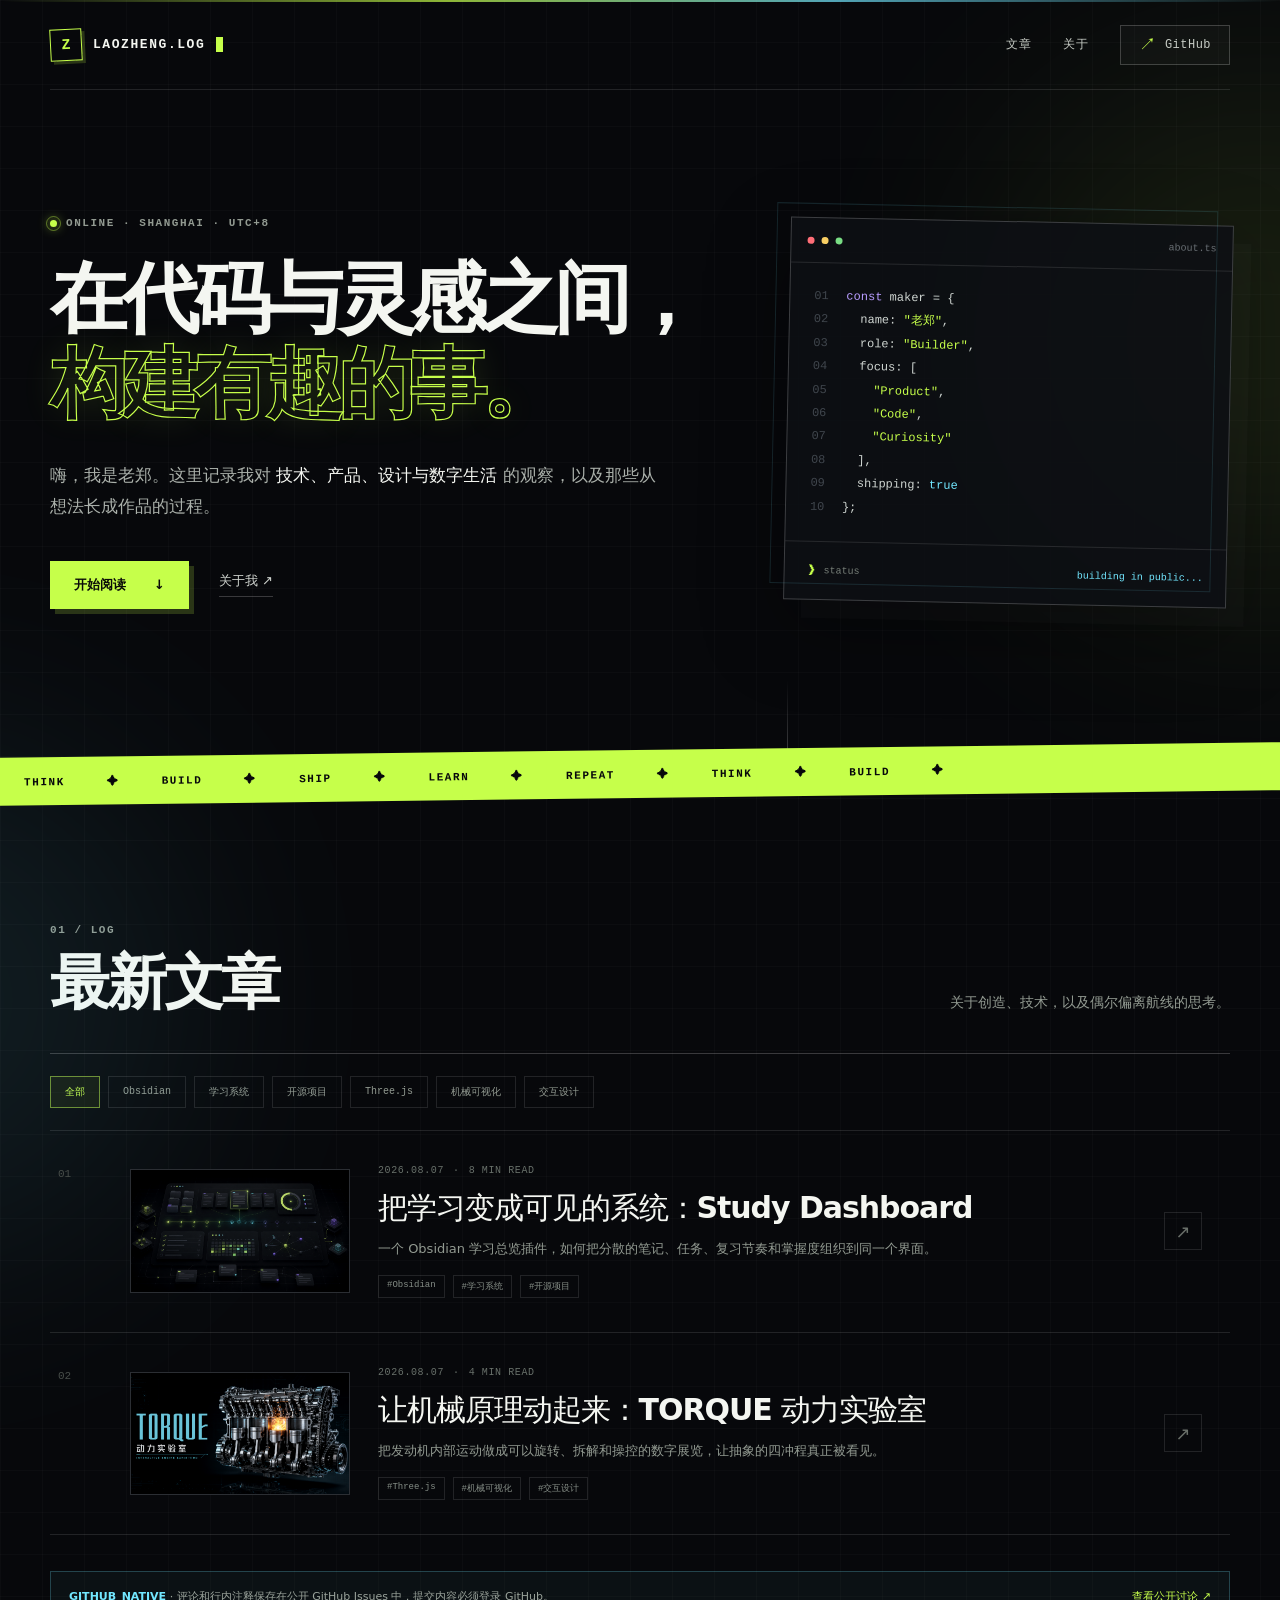
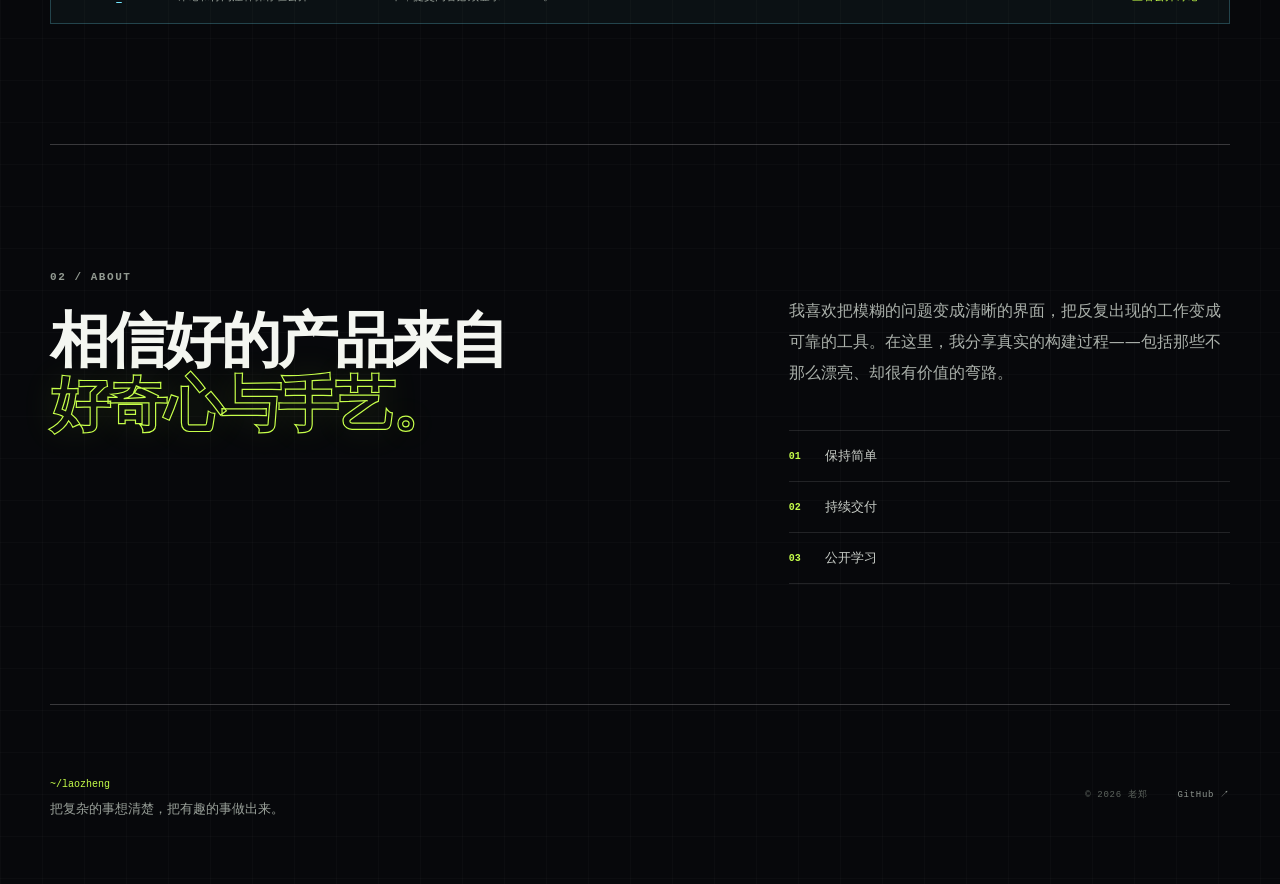
<file: index.html>
<!doctype html>
<html lang="zh-CN">
  <head>
    <meta charset="UTF-8" />
    <meta name="viewport" content="width=device-width, initial-scale=1" />
    <meta name="description" content="记录代码、产品与创造。保持好奇，持续构建。" />
    <meta property="og:title" content="老郑的个人博客" />
    <meta property="og:description" content="在代码与灵感之间，构建有趣的事。" />
    <meta property="og:image" content="https://laozheng1949.github.io/laozheng-log/og.png" />
    <meta name="twitter:card" content="summary_large_image" />
    <link rel="icon" href="./favicon.svg" />
    <link rel="stylesheet" href="./styles.css" />
    <title>老郑的个人博客</title>
  </head>
  <body>
    <div class="site-shell">
      <div class="ambient-orb orb-one"></div>
      <div class="ambient-orb orb-two"></div>
      <header class="site-header">
        <a class="brand" href="./" aria-label="返回博客首页">
          <span class="brand-mark" aria-hidden="true">Z</span>
          <span class="brand-name">LAOZHENG.LOG</span>
          <span class="brand-cursor" aria-hidden="true"></span>
        </a>
        <button class="menu-toggle" type="button" aria-label="打开导航" aria-expanded="false"><span></span><span></span></button>
        <nav class="site-nav">
          <a href="./#articles">文章</a>
          <a href="./#about">关于</a>
          <a class="studio-link" href="https://github.com/laozheng1949" target="_blank" rel="noreferrer"><span>↗</span> GitHub</a>
        </nav>
      </header>

      <main id="app"></main>

      <footer class="site-footer">
        <div><span class="footer-prompt">~/laozheng</span><p>把复杂的事想清楚，把有趣的事做出来。</p></div>
        <div class="footer-meta"><span>© 2026 老郑</span><a href="https://github.com/laozheng1949" target="_blank" rel="noreferrer">GitHub ↗</a></div>
      </footer>
    </div>

    <div class="annotation-drawer" id="annotationDrawer" aria-hidden="true">
      <section class="annotation-panel" role="dialog" aria-modal="true" aria-labelledby="annotationTitle">
        <header class="annotation-panel-header"><span id="annotationTitle">INLINE_ANNOTATIONS</span><button type="button" id="closeAnnotation">关闭 ×</button></header>
        <p class="annotation-context" id="annotationContext"></p>
        <div class="annotation-list" id="annotationList"></div>
        <div class="annotation-actions"><small>注释保存在公开 GitHub Issue 中。阅读无需登录，添加或回复必须登录 GitHub。</small><a id="newAnnotation" href="#" target="_blank" rel="noreferrer">登录 GitHub 添加注释 ↗</a></div>
      </section>
    </div>

    <script src="./app.js" defer></script>
  </body>
</html>
</file>
<file: styles.css>
:root {
  --font-geist-sans: Inter, ui-sans-serif, system-ui, -apple-system, BlinkMacSystemFont, "Segoe UI", sans-serif;
  --font-geist-mono: "SFMono-Regular", Consolas, "Liberation Mono", monospace;
  --ink: #07080b;
  --ink-soft: #0d0f14;
  --panel: #11141a;
  --line: rgba(255, 255, 255, 0.11);
  --line-strong: rgba(255, 255, 255, 0.2);
  --text: #f4f6f1;
  --muted: #929a91;
  --acid: #c6ff4a;
  --cyan: #72e7ff;
  --purple: #b89cff;
  --danger: #ff6d77;
}

/* GitHub Pages edition */
.github-auth-note {
  display: flex;
  align-items: center;
  justify-content: space-between;
  gap: 20px;
  margin: 36px 0 0;
  padding: 16px 18px;
  border: 1px solid rgba(114, 231, 255, 0.24);
  color: #9aa39b;
  background: rgba(114, 231, 255, 0.035);
  font-size: 11px;
  line-height: 1.7;
}

.github-auth-note strong { color: var(--cyan); }
.github-auth-note a { color: var(--acid); white-space: nowrap; }

.article-body-static { padding-top: 44px; }
.article-body-static h2 {
  margin: 64px 0 20px;
  color: var(--text);
  font-size: clamp(26px, 4vw, 38px);
  letter-spacing: -0.04em;
}
.article-body-static p,
.article-body-static li,
.article-body-static blockquote {
  color: #b6bdb6;
  font-size: 16px;
  line-height: 2;
}
.article-body-static ul { padding-left: 24px; }
.article-body-static a { color: var(--acid); border-bottom: 1px solid rgba(198, 255, 74, 0.38); }
.article-body-static pre {
  overflow-x: auto;
  margin: 26px 0;
  padding: 20px 22px;
  border: 1px solid var(--line-strong);
  border-left: 3px solid var(--cyan);
  background: rgba(9, 12, 16, 0.9);
  color: #d8f7e7;
  font-family: var(--font-geist-mono), monospace;
  font-size: 13px;
  line-height: 1.8;
  white-space: pre;
}
.article-body-static code { font-family: inherit; }
.article-body-static blockquote {
  margin: 28px 0;
  padding: 20px 24px;
  border-left: 2px solid var(--acid);
  background: rgba(198, 255, 74, 0.035);
}

.annotation-block { position: relative; padding-right: 92px; }
.annotation-tools {
  position: absolute;
  top: 4px;
  right: 0;
}
.annotation-trigger {
  min-height: 30px;
  padding: 0 9px;
  border: 1px solid var(--line);
  color: #747c75;
  background: rgba(255,255,255,.018);
  font-family: var(--font-geist-mono);
  font-size: 8px;
  cursor: pointer;
}
.annotation-trigger:hover,
.annotation-trigger.has-notes { border-color: rgba(198,255,74,.5); color: var(--acid); }

.annotation-drawer {
  position: fixed;
  z-index: 100;
  display: none;
  inset: 0;
  align-items: center;
  justify-content: center;
  padding: 24px;
  background: rgba(2,3,5,.82);
  backdrop-filter: blur(8px);
}
.annotation-drawer.is-open { display: flex; }
.annotation-panel {
  width: min(620px, 100%);
  max-height: min(720px, calc(100vh - 48px));
  overflow-y: auto;
  border: 1px solid rgba(198,255,74,.36);
  background: #0d1014;
  box-shadow: 14px 14px 0 rgba(198,255,74,.07);
}
.annotation-panel-header {
  display: flex;
  align-items: center;
  justify-content: space-between;
  padding: 18px 20px;
  border-bottom: 1px solid var(--line);
}
.annotation-panel-header span { color: var(--acid); font-family: var(--font-geist-mono); font-size: 10px; }
.annotation-panel-header button { border: 0; color: var(--muted); background: transparent; cursor: pointer; }
.annotation-context { margin: 0; padding: 18px 20px; border-bottom: 1px solid var(--line); color: #818981; font-size: 12px; line-height: 1.75; }
.annotation-list { padding: 0 20px; }
.annotation-item { padding: 18px 0; border-bottom: 1px solid var(--line); }
.annotation-item header { display: flex; justify-content: space-between; gap: 18px; color: #626a63; font-family: var(--font-geist-mono); font-size: 9px; }
.annotation-item strong { color: var(--cyan); }
.annotation-item p { margin: 9px 0 0; color: #c6cbc5; font-size: 13px; line-height: 1.75; white-space: pre-wrap; }
.annotation-actions { display: flex; justify-content: space-between; gap: 14px; padding: 18px 20px; }
.annotation-actions a { padding: 10px 13px; border: 1px solid var(--acid); color: var(--ink); background: var(--acid); font-size: 10px; font-weight: 700; }
.annotation-actions small { max-width: 300px; color: #697069; line-height: 1.6; }

.github-discussion-link {
  display: inline-flex;
  align-items: center;
  min-height: 44px;
  margin-top: 10px;
  padding: 0 16px;
  border: 1px solid var(--acid);
  color: var(--ink);
  background: var(--acid);
  font-size: 11px;
  font-weight: 700;
}
.api-state { padding: 18px 0; color: #6f776f; font-family: var(--font-geist-mono); font-size: 9px; }
.comment-avatar img { width: 100%; height: 100%; object-fit: cover; }
.post-row[hidden] { display: none; }

@media (max-width: 720px) {
  .github-auth-note { align-items: flex-start; flex-direction: column; }
  .annotation-block { padding-right: 0; padding-bottom: 38px; }
  .annotation-tools { top: auto; right: auto; bottom: 4px; left: 0; }
  .annotation-actions { align-items: flex-start; flex-direction: column; }
  .post-row { grid-template-columns: 34px 1fr 38px; }
  .post-media { grid-column: 2 / 4; }
  .post-content { grid-column: 2 / 4; }
  .post-arrow { display: none; }
  .project-facts { grid-template-columns: 1fr; }
  .project-facts div { border-right: 0; border-bottom: 1px solid var(--line); }
  .project-facts div:last-child { border-bottom: 0; }
}

* {
  box-sizing: border-box;
}

html {
  scroll-behavior: smooth;
  background: var(--ink);
}

body {
  margin: 0;
  background: var(--ink);
  color: var(--text);
  font-family: var(--font-geist-sans), "PingFang SC", "Microsoft YaHei",
    sans-serif;
  -webkit-font-smoothing: antialiased;
}

::selection {
  color: var(--ink);
  background: var(--acid);
}

button,
input,
textarea {
  color: inherit;
  font: inherit;
}

a {
  color: inherit;
  text-decoration: none;
}

button,
a {
  -webkit-tap-highlight-color: transparent;
}

.site-shell {
  position: relative;
  min-height: 100vh;
  overflow: hidden;
  background:
    linear-gradient(rgba(255, 255, 255, 0.018) 1px, transparent 1px),
    linear-gradient(90deg, rgba(255, 255, 255, 0.018) 1px, transparent 1px),
    var(--ink);
  background-size: 42px 42px;
}

.site-shell::before {
  position: fixed;
  z-index: 20;
  top: 0;
  left: 0;
  width: 100%;
  height: 2px;
  content: "";
  background: linear-gradient(
    90deg,
    transparent,
    var(--acid) 35%,
    var(--cyan) 65%,
    transparent
  );
  opacity: 0.7;
}

.ambient-orb {
  position: absolute;
  width: 520px;
  height: 520px;
  border-radius: 50%;
  opacity: 0.09;
  filter: blur(120px);
  pointer-events: none;
}

.orb-one {
  top: 80px;
  right: -240px;
  background: var(--acid);
}

.orb-two {
  top: 740px;
  left: -340px;
  background: var(--cyan);
}

.site-header,
.hero,
.section,
.site-footer,
.studio-main,
.post-main {
  width: min(1180px, calc(100% - 48px));
  margin-inline: auto;
}

.site-header {
  position: relative;
  z-index: 10;
  display: flex;
  min-height: 90px;
  align-items: center;
  justify-content: space-between;
  border-bottom: 1px solid var(--line);
}

.brand {
  display: inline-flex;
  align-items: center;
  gap: 11px;
  font-family: var(--font-geist-mono), monospace;
}

.brand-mark {
  display: grid;
  width: 32px;
  height: 32px;
  place-items: center;
  border: 1px solid var(--acid);
  color: var(--acid);
  font-size: 15px;
  font-weight: 700;
  transform: rotate(-3deg);
  box-shadow: 3px 3px 0 rgba(198, 255, 74, 0.18);
}

.brand-name {
  font-size: 13px;
  font-weight: 650;
  letter-spacing: 0.12em;
}

.brand-cursor {
  width: 7px;
  height: 15px;
  background: var(--acid);
  animation: blink 1.1s steps(1) infinite;
}

.site-nav {
  display: flex;
  align-items: center;
  gap: 32px;
  color: #c6cbc4;
  font-family: var(--font-geist-mono), monospace;
  font-size: 12px;
  letter-spacing: 0.04em;
}

.site-nav > a {
  transition: color 180ms ease;
}

.site-nav > a:hover {
  color: var(--acid);
}

.studio-link {
  display: inline-flex;
  min-height: 40px;
  align-items: center;
  gap: 8px;
  padding: 0 18px;
  border: 1px solid var(--line-strong);
  background: rgba(255, 255, 255, 0.025);
  transition:
    border-color 180ms ease,
    transform 180ms ease !important;
}

.studio-link:hover {
  border-color: var(--acid);
  transform: translateY(-2px);
}

.studio-link span {
  color: var(--acid);
  font-size: 17px;
}

.menu-toggle {
  display: none;
  width: 42px;
  height: 42px;
  border: 1px solid var(--line);
  background: transparent;
}

.menu-toggle span {
  display: block;
  width: 18px;
  height: 1px;
  margin: 5px auto;
  background: var(--text);
}

.hero {
  position: relative;
  display: grid;
  min-height: 660px;
  align-items: center;
  gap: 72px;
  grid-template-columns: minmax(0, 1.2fr) minmax(360px, 0.8fr);
  padding-block: 72px 86px;
}

.hero::after {
  position: absolute;
  right: 37.5%;
  bottom: 0;
  width: 1px;
  height: 70px;
  content: "";
  background: linear-gradient(transparent, var(--line-strong));
}

.eyebrow,
.section-index {
  color: var(--muted);
  font-family: var(--font-geist-mono), monospace;
  font-size: 11px;
  font-weight: 550;
  letter-spacing: 0.14em;
}

.eyebrow {
  display: flex;
  align-items: center;
  gap: 9px;
  margin-bottom: 28px;
}

.status-dot {
  position: relative;
  display: inline-block;
  width: 7px;
  height: 7px;
  border-radius: 50%;
  background: var(--acid);
  box-shadow: 0 0 12px var(--acid);
}

.status-dot::after {
  position: absolute;
  inset: -4px;
  border: 1px solid rgba(198, 255, 74, 0.4);
  border-radius: inherit;
  content: "";
  animation: pulse 1.8s ease-out infinite;
}

.hero h1 {
  max-width: 740px;
  margin: 0;
  font-size: clamp(49px, 6vw, 80px);
  font-weight: 720;
  letter-spacing: -0.065em;
  line-height: 1.1;
}

.hero h1 span,
.about h2 span,
.studio-hero h1 span {
  color: transparent;
  -webkit-text-stroke: 1.2px var(--acid);
  text-shadow: 0 0 36px rgba(198, 255, 74, 0.12);
}

.hero-intro {
  max-width: 620px;
  margin: 34px 0 0;
  color: #aab0aa;
  font-size: 17px;
  line-height: 1.85;
}

.hero-intro em {
  color: var(--text);
  font-style: normal;
}

.hero-actions {
  display: flex;
  align-items: center;
  gap: 30px;
  margin-top: 38px;
}

.button {
  display: inline-flex;
  min-height: 48px;
  align-items: center;
  justify-content: center;
  gap: 28px;
  padding: 0 24px;
  border: 0;
  font-size: 13px;
  font-weight: 700;
  cursor: pointer;
  transition:
    transform 180ms ease,
    box-shadow 180ms ease;
}

.button:hover:not(:disabled) {
  transform: translateY(-2px);
}

.button-primary {
  color: #0a0b08;
  background: var(--acid);
  box-shadow: 5px 5px 0 rgba(198, 255, 74, 0.18);
}

.button-primary:hover:not(:disabled) {
  box-shadow: 8px 8px 0 rgba(198, 255, 74, 0.16);
}

.button:disabled {
  cursor: wait;
  opacity: 0.6;
}

.text-link {
  padding-bottom: 6px;
  border-bottom: 1px solid var(--line-strong);
  color: #cfd3ce;
  font-size: 13px;
  transition:
    color 180ms ease,
    border-color 180ms ease;
}

.text-link:hover {
  border-color: var(--cyan);
  color: var(--cyan);
}

.code-card {
  position: relative;
  border: 1px solid var(--line-strong);
  background: rgba(13, 15, 20, 0.88);
  box-shadow:
    18px 18px 0 rgba(255, 255, 255, 0.015),
    0 28px 80px rgba(0, 0, 0, 0.36);
  transform: rotate(1.2deg);
  transition:
    transform 400ms cubic-bezier(0.16, 1, 0.3, 1),
    border-color 300ms ease;
}

.code-card:hover {
  border-color: rgba(198, 255, 74, 0.35);
  transform: rotate(0) translateY(-5px);
}

.code-card::before {
  position: absolute;
  z-index: -1;
  inset: -15px 15px 15px -15px;
  border: 1px solid rgba(114, 231, 255, 0.13);
  content: "";
}

.code-card-bar {
  display: flex;
  height: 45px;
  align-items: center;
  gap: 7px;
  padding: 0 16px;
  border-bottom: 1px solid var(--line);
}

.code-card-bar > span {
  width: 7px;
  height: 7px;
  border-radius: 50%;
  background: #3d4248;
}

.code-card-bar > span:first-child {
  background: #ff6e77;
}

.code-card-bar > span:nth-child(2) {
  background: #f8ce63;
}

.code-card-bar > span:nth-child(3) {
  background: #79dd84;
}

.code-card-bar small {
  margin-left: auto;
  color: #696f74;
  font-family: var(--font-geist-mono), monospace;
  font-size: 10px;
}

.code-body {
  padding: 22px 24px 0;
  font-family: var(--font-geist-mono), monospace;
  font-size: 12px;
  line-height: 1.95;
}

.code-body p {
  margin: 0;
  color: #cfd5d1;
  white-space: nowrap;
}

.code-body b {
  display: inline-block;
  width: 32px;
  color: #40464d;
  font-weight: 400;
  user-select: none;
}

.code-purple {
  color: var(--purple);
}

.code-green {
  color: var(--acid);
}

.code-blue {
  color: var(--cyan);
}

.terminal-line {
  display: flex;
  align-items: center;
  gap: 9px;
  margin: 22px -24px 0;
  padding: 15px 23px;
  border-top: 1px solid var(--line);
  color: #777f78;
  font-size: 10px;
}

.terminal-line > span {
  color: var(--acid);
  font-size: 14px;
}

.terminal-line i {
  margin-left: auto;
  color: var(--cyan);
  font-style: normal;
}

.signal-strip {
  display: flex;
  width: calc(100% + 20px);
  min-height: 48px;
  align-items: center;
  margin-left: -10px;
  overflow: hidden;
  color: var(--ink);
  background: var(--acid);
  font-family: var(--font-geist-mono), monospace;
  font-size: 11px;
  font-weight: 700;
  letter-spacing: 0.14em;
  transform: rotate(-0.7deg);
}

.signal-strip div {
  min-width: max-content;
  animation: marquee 28s linear infinite;
}

.signal-strip span {
  margin-inline: 34px;
}

.section {
  padding-block: 120px;
}

.section-heading {
  display: flex;
  align-items: end;
  justify-content: space-between;
  gap: 40px;
  padding-bottom: 38px;
  border-bottom: 1px solid var(--line-strong);
}

.section-heading h2,
.about h2 {
  margin: 13px 0 0;
  font-size: clamp(38px, 5vw, 60px);
  font-weight: 680;
  letter-spacing: -0.05em;
  line-height: 1.08;
}

.section-heading p {
  max-width: 380px;
  margin: 0;
  color: var(--muted);
  font-size: 14px;
  line-height: 1.7;
}

.tag-filter {
  display: flex;
  flex-wrap: wrap;
  gap: 8px;
  padding-block: 22px;
  border-bottom: 1px solid var(--line);
}

.tag-filter button {
  padding: 8px 14px;
  border: 1px solid var(--line);
  color: var(--muted);
  background: transparent;
  font-family: var(--font-geist-mono), monospace;
  font-size: 10px;
  cursor: pointer;
  transition:
    color 160ms ease,
    border-color 160ms ease,
    background 160ms ease;
}

.tag-filter button:hover,
.tag-filter button.is-active {
  border-color: rgba(198, 255, 74, 0.5);
  color: var(--acid);
  background: rgba(198, 255, 74, 0.06);
}

.post-row {
  position: relative;
  display: grid;
  align-items: center;
  gap: 28px;
  grid-template-columns: 44px minmax(150px, 220px) 1fr 48px;
  padding: 34px 18px 34px 8px;
  border-bottom: 1px solid var(--line);
  transition:
    padding 260ms ease,
    background 260ms ease;
}

.post-media {
  aspect-ratio: 16 / 9;
  overflow: hidden;
  border: 1px solid var(--line);
  background: var(--panel);
}

.post-media img {
  width: 100%;
  height: 100%;
  object-fit: cover;
  filter: saturate(0.86) contrast(1.04);
  transition: transform 300ms ease, filter 300ms ease;
}

.post-row:hover .post-media img {
  transform: scale(1.035);
  filter: saturate(1) contrast(1.08);
}

.post-row::before {
  position: absolute;
  inset: 0 auto 0 0;
  width: 2px;
  content: "";
  background: var(--acid);
  transform: scaleY(0);
  transition: transform 260ms ease;
}

.post-row:hover {
  padding-left: 22px;
  background: linear-gradient(
    90deg,
    rgba(198, 255, 74, 0.055),
    transparent 76%
  );
}

.post-row:hover::before {
  transform: scaleY(1);
}

.post-number {
  align-self: start;
  padding-top: 3px;
  color: #484e4a;
  font-family: var(--font-geist-mono), monospace;
  font-size: 11px;
}

.post-meta {
  display: flex;
  align-items: center;
  gap: 9px;
  color: #68706a;
  font-family: var(--font-geist-mono), monospace;
  font-size: 10px;
  letter-spacing: 0.06em;
}

.post-content h3 {
  margin: 12px 0 9px;
  font-size: clamp(21px, 2.5vw, 30px);
  font-weight: 590;
  letter-spacing: -0.035em;
  transition: color 180ms ease;
}

.post-row:hover h3 {
  color: var(--acid);
}

.post-content > p {
  max-width: 740px;
  margin: 0;
  color: var(--muted);
  font-size: 13px;
  line-height: 1.7;
}

.post-tags {
  display: flex;
  flex-wrap: wrap;
  gap: 8px;
  margin-top: 15px;
}

.post-tags span {
  padding: 4px 8px;
  border: 1px solid var(--line);
  color: #858d86;
  font-family: var(--font-geist-mono), monospace;
  font-size: 9px;
}

.post-arrow {
  display: grid;
  width: 38px;
  height: 38px;
  place-items: center;
  border: 1px solid var(--line);
  color: #696f69;
  font-size: 18px;
  transition:
    color 180ms ease,
    border-color 180ms ease,
    transform 180ms ease;
}

.post-row:hover .post-arrow {
  border-color: var(--acid);
  color: var(--acid);
  transform: rotate(8deg);
}

.post-skeleton {
  display: grid;
  gap: 14px;
  padding: 36px 80px;
  border-bottom: 1px solid var(--line);
}

.post-skeleton span {
  height: 10px;
  border-radius: 2px;
  background: linear-gradient(
    100deg,
    rgba(255, 255, 255, 0.035) 30%,
    rgba(255, 255, 255, 0.09) 50%,
    rgba(255, 255, 255, 0.035) 70%
  );
  background-size: 260% 100%;
  animation: shimmer 1.5s linear infinite;
}

.post-skeleton span:nth-child(1) {
  width: 18%;
}

.post-skeleton span:nth-child(2) {
  width: 58%;
  height: 24px;
}

.post-skeleton span:nth-child(3) {
  width: 78%;
}

.empty-state {
  padding: 72px 20px;
  border-bottom: 1px solid var(--line);
  text-align: center;
}

.empty-state > span {
  color: var(--muted);
  font-family: var(--font-geist-mono), monospace;
  font-size: 10px;
  letter-spacing: 0.14em;
}

.empty-state h3 {
  margin: 14px 0 24px;
  font-size: 24px;
  font-weight: 560;
}

.empty-state a,
.empty-state button {
  border: 0;
  border-bottom: 1px solid var(--acid);
  color: var(--acid);
  background: transparent;
  cursor: pointer;
}

.about {
  display: grid;
  gap: 90px;
  grid-template-columns: 1fr 0.68fr;
  border-top: 1px solid var(--line-strong);
}

.about h2 {
  margin-top: 24px;
}

.about-copy {
  padding-top: 30px;
}

.about-copy > p {
  margin: 0;
  color: #aab0aa;
  font-size: 16px;
  line-height: 1.95;
}

.principles {
  margin-top: 42px;
  border-top: 1px solid var(--line);
}

.principles div {
  display: flex;
  align-items: center;
  gap: 24px;
  padding: 16px 0;
  border-bottom: 1px solid var(--line);
}

.principles b {
  color: var(--acid);
  font-family: var(--font-geist-mono), monospace;
  font-size: 10px;
}

.principles span {
  color: #c8cdc7;
  font-size: 13px;
}

.site-footer {
  display: flex;
  min-height: 180px;
  align-items: center;
  justify-content: space-between;
  gap: 40px;
  border-top: 1px solid var(--line-strong);
}

.footer-prompt {
  color: var(--acid);
  font-family: var(--font-geist-mono), monospace;
  font-size: 10px;
}

.site-footer p {
  margin: 9px 0 0;
  color: #9aa19a;
  font-size: 13px;
}

.footer-meta {
  display: flex;
  align-items: center;
  gap: 30px;
  color: #5d645e;
  font-family: var(--font-geist-mono), monospace;
  font-size: 9px;
  letter-spacing: 0.08em;
}

.footer-meta a {
  color: #8d948e;
  transition: color 180ms ease;
}

.footer-meta a:hover {
  color: var(--acid);
}

/* Studio */
.studio-shell {
  background:
    radial-gradient(circle at 80% 10%, rgba(114, 231, 255, 0.055), transparent 30%),
    linear-gradient(rgba(255, 255, 255, 0.018) 1px, transparent 1px),
    linear-gradient(90deg, rgba(255, 255, 255, 0.018) 1px, transparent 1px),
    var(--ink);
  background-size: auto, 42px 42px, 42px 42px, auto;
}

.studio-main {
  padding: 72px 0 120px;
}

.studio-hero {
  display: flex;
  align-items: end;
  justify-content: space-between;
  gap: 40px;
  margin-bottom: 54px;
}

.studio-hero h1 {
  margin: 9px 0 0;
  font-size: clamp(52px, 7vw, 82px);
  font-weight: 720;
  letter-spacing: -0.07em;
  line-height: 1;
}

.studio-hero > p {
  margin: 0;
  color: var(--muted);
  font-size: 13px;
  line-height: 1.7;
  text-align: right;
}

.notice {
  display: flex;
  min-height: 48px;
  align-items: center;
  gap: 12px;
  margin: -28px 0 24px;
  padding: 0 16px;
  border: 1px solid rgba(198, 255, 74, 0.24);
  color: #c5ccc4;
  background: rgba(198, 255, 74, 0.045);
  font-size: 12px;
}

.notice > span {
  width: 7px;
  height: 7px;
  border-radius: 50%;
  background: var(--acid);
  box-shadow: 0 0 10px var(--acid);
}

.notice button {
  margin-left: auto;
  border: 0;
  color: var(--muted);
  background: transparent;
  cursor: pointer;
}

.studio-grid {
  display: grid;
  align-items: start;
  gap: 24px;
  grid-template-columns: minmax(0, 1.12fr) minmax(320px, 0.88fr);
}

.editor-panel,
.library-panel {
  border: 1px solid var(--line-strong);
  background: rgba(12, 14, 19, 0.82);
  box-shadow: 16px 16px 0 rgba(255, 255, 255, 0.012);
}

.panel-title {
  display: flex;
  height: 54px;
  align-items: center;
  justify-content: space-between;
  padding: 0 20px;
  border-bottom: 1px solid var(--line);
}

.panel-title > div {
  display: flex;
  align-items: center;
  gap: 10px;
}

.panel-title i {
  width: 7px;
  height: 7px;
  border-radius: 50%;
  background: var(--acid);
  box-shadow: 0 0 10px rgba(198, 255, 74, 0.6);
}

.panel-title span {
  font-size: 13px;
  font-weight: 620;
}

.panel-title small {
  color: #5f665f;
  font-family: var(--font-geist-mono), monospace;
  font-size: 9px;
  letter-spacing: 0.1em;
}

.editor-panel {
  padding-bottom: 24px;
}

.editor-panel label {
  position: relative;
  display: block;
  margin: 22px 24px 0;
}

.editor-panel label > span {
  display: flex;
  justify-content: space-between;
  margin-bottom: 9px;
  color: #a7aea7;
  font-size: 11px;
  font-weight: 620;
}

.editor-panel label > span em {
  color: #5e655f;
  font-family: var(--font-geist-mono), monospace;
  font-size: 9px;
  font-style: normal;
  font-weight: 400;
}

.editor-panel label > small {
  position: absolute;
  top: 4px;
  right: 0;
  color: #525953;
  font-family: var(--font-geist-mono), monospace;
  font-size: 8px;
}

.editor-panel input,
.editor-panel textarea {
  width: 100%;
  border: 1px solid var(--line);
  border-radius: 0;
  outline: none;
  color: #e7eae5;
  background: rgba(255, 255, 255, 0.018);
  font-size: 13px;
  transition:
    border-color 180ms ease,
    background 180ms ease;
}

.editor-panel input {
  height: 46px;
  padding: 0 14px;
}

.editor-panel textarea {
  padding: 13px 14px;
  line-height: 1.75;
  resize: vertical;
}

.editor-panel input:focus,
.editor-panel textarea:focus {
  border-color: rgba(198, 255, 74, 0.6);
  background: rgba(198, 255, 74, 0.025);
}

.editor-panel input::placeholder,
.editor-panel textarea::placeholder {
  color: #4d534e;
}

.content-field textarea {
  min-height: 280px;
  font-family: var(--font-geist-mono), monospace;
}

.editor-actions {
  display: flex;
  align-items: center;
  gap: 12px;
  margin: 24px 24px 0;
}

.editor-actions .button {
  min-width: 170px;
}

.ghost-button,
.danger-button {
  min-height: 44px;
  padding: 0 19px;
  border: 1px solid var(--line);
  color: #9ba29b;
  background: transparent;
  font-size: 12px;
  cursor: pointer;
  transition:
    color 180ms ease,
    border-color 180ms ease;
}

.ghost-button:hover {
  border-color: var(--line-strong);
  color: var(--text);
}

.danger-button {
  border-color: rgba(255, 109, 119, 0.4);
  color: #160708;
  background: var(--danger);
  font-weight: 650;
}

.library-panel {
  position: sticky;
  top: 24px;
  max-height: calc(100vh - 48px);
  overflow: hidden;
}

.library-list {
  max-height: calc(100vh - 103px);
  overflow-y: auto;
}

.library-list::-webkit-scrollbar {
  width: 4px;
}

.library-list::-webkit-scrollbar-thumb {
  background: #343a35;
}

.library-item {
  padding: 22px 22px 20px;
  border-bottom: 1px solid var(--line);
  transition: background 180ms ease;
}

.library-item:hover {
  background: rgba(255, 255, 255, 0.018);
}

.library-meta {
  display: flex;
  align-items: center;
  gap: 8px;
  color: #606760;
  font-family: var(--font-geist-mono), monospace;
  font-size: 9px;
}

.library-meta span {
  padding: 3px 6px;
  border: 1px solid var(--line);
}

.library-item h2 {
  margin: 11px 0 7px;
  font-size: 17px;
  font-weight: 590;
  letter-spacing: -0.02em;
}

.library-item > p {
  display: -webkit-box;
  overflow: hidden;
  margin: 0;
  color: #7e867f;
  font-size: 11px;
  line-height: 1.6;
  -webkit-box-orient: vertical;
  -webkit-line-clamp: 2;
}

.library-actions {
  display: flex;
  align-items: center;
  gap: 14px;
  margin-top: 15px;
}

.library-actions a,
.library-actions button {
  padding: 0;
  border: 0;
  color: #818981;
  background: transparent;
  font-family: var(--font-geist-mono), monospace;
  font-size: 9px;
  cursor: pointer;
}

.library-actions a:hover {
  color: var(--acid);
}

.library-actions button:hover {
  color: var(--danger);
}

.library-loading {
  padding: 40px 20px;
  color: var(--muted);
  font-size: 12px;
  text-align: center;
}

.dialog-backdrop {
  position: fixed;
  z-index: 50;
  display: grid;
  inset: 0;
  place-items: center;
  padding: 24px;
  background: rgba(2, 3, 5, 0.82);
  backdrop-filter: blur(8px);
}

.confirm-dialog {
  width: min(420px, 100%);
  padding: 34px;
  border: 1px solid var(--line-strong);
  background: #101218;
  box-shadow: 14px 14px 0 rgba(255, 109, 119, 0.08);
}

.dialog-icon {
  display: grid;
  width: 34px;
  height: 34px;
  place-items: center;
  border: 1px solid rgba(255, 109, 119, 0.5);
  color: var(--danger);
  font-family: var(--font-geist-mono), monospace;
}

.confirm-dialog h2 {
  margin: 20px 0 9px;
  font-size: 22px;
}

.confirm-dialog p {
  margin: 0;
  color: var(--muted);
  font-size: 13px;
  line-height: 1.7;
}

.confirm-dialog > div {
  display: flex;
  justify-content: flex-end;
  gap: 10px;
  margin-top: 28px;
}

/* Article */
.post-main {
  min-height: 70vh;
}

.article {
  width: min(760px, 100%);
  margin: 0 auto;
  padding: 76px 0 130px;
}

.back-link {
  display: inline-block;
  margin-bottom: 72px;
  color: #757d76;
  font-family: var(--font-geist-mono), monospace;
  font-size: 10px;
  transition: color 180ms ease;
}

.back-link:hover {
  color: var(--acid);
}

.article-header {
  position: relative;
  padding-bottom: 54px;
  border-bottom: 1px solid var(--line-strong);
}

.article-header::after {
  position: absolute;
  bottom: -2px;
  left: 0;
  width: 72px;
  height: 3px;
  content: "";
  background: var(--acid);
}

.article-kicker {
  display: flex;
  align-items: center;
  gap: 9px;
  color: #747b74;
  font-family: var(--font-geist-mono), monospace;
  font-size: 10px;
  letter-spacing: 0.06em;
}

.article-header h1 {
  margin: 24px 0 20px;
  font-size: clamp(42px, 7vw, 68px);
  font-weight: 700;
  letter-spacing: -0.06em;
  line-height: 1.12;
}

.article-header > p {
  margin: 0;
  color: #a2a9a2;
  font-size: 17px;
  line-height: 1.8;
}

.article-visual {
  margin: 52px 0 0;
}

.article-visual img {
  display: block;
  width: 100%;
  aspect-ratio: 16 / 9;
  object-fit: cover;
  border: 1px solid var(--line-strong);
  background: var(--panel);
  box-shadow: 18px 18px 0 rgba(255, 255, 255, 0.018);
}

.article-visual figcaption {
  margin-top: 13px;
  color: #687068;
  font-family: var(--font-geist-mono);
  font-size: 9px;
  line-height: 1.7;
}

.project-facts {
  display: grid;
  grid-template-columns: repeat(3, 1fr);
  margin-top: 34px;
  border: 1px solid var(--line);
}

.project-facts div {
  padding: 16px 18px;
  border-right: 1px solid var(--line);
}

.project-facts div:last-child {
  border-right: 0;
}

.project-facts small {
  display: block;
  color: #606860;
  font-family: var(--font-geist-mono);
  font-size: 8px;
  letter-spacing: 0.11em;
}

.project-facts strong {
  display: block;
  margin-top: 8px;
  color: var(--acid);
  font-family: var(--font-geist-mono);
  font-size: 13px;
  font-weight: 600;
}

.article-body {
  padding-top: 55px;
}

.article-body p {
  margin: 0 0 27px;
  color: #c0c6c0;
  font-size: 16px;
  line-height: 2;
  white-space: pre-line;
}

.article-body h2 {
  position: relative;
  margin: 64px 0 24px;
  padding-left: 20px;
  font-size: 28px;
  font-weight: 650;
  letter-spacing: -0.035em;
}

.article-body h2::before {
  position: absolute;
  top: 6px;
  bottom: 4px;
  left: 0;
  width: 3px;
  content: "";
  background: var(--acid);
  box-shadow: 0 0 12px rgba(198, 255, 74, 0.35);
}

.article-body blockquote {
  margin: 38px 0;
  padding: 22px 26px;
  border: 1px solid var(--line);
  border-left: 3px solid var(--cyan);
  color: #bfc7c0;
  background: rgba(114, 231, 255, 0.035);
  font-size: 16px;
  line-height: 1.8;
}

.sr-only {
  position: absolute;
  width: 1px;
  height: 1px;
  overflow: hidden;
  margin: -1px;
  padding: 0;
  border: 0;
  clip: rect(0, 0, 0, 0);
  white-space: nowrap;
}

/* Public annotations */
.annotation-system {
  margin-top: 36px;
}

.annotation-toolbar {
  display: flex;
  min-height: 66px;
  align-items: center;
  justify-content: space-between;
  gap: 24px;
  padding: 12px 14px;
  border: 1px solid var(--line);
  background: rgba(255, 255, 255, 0.018);
}

.annotation-toolbar > div:first-child {
  display: flex;
  align-items: center;
  gap: 12px;
}

.annotation-symbol {
  display: grid;
  width: 34px;
  height: 34px;
  flex: 0 0 auto;
  place-items: center;
  border: 1px dashed rgba(198, 255, 74, 0.5);
  color: var(--acid);
  font-size: 18px;
}

.annotation-toolbar p {
  margin: 0;
  color: #c1c7c0;
  font-size: 11px;
  line-height: 1.45;
}

.annotation-toolbar p small {
  display: block;
  margin-top: 3px;
  color: #656d66;
  font-family: var(--font-geist-mono), monospace;
  font-size: 8px;
}

.annotation-visibility {
  display: flex;
  flex: 0 0 auto;
  padding: 3px;
  border: 1px solid var(--line);
  background: #090b0e;
}

.annotation-visibility button {
  min-height: 30px;
  padding: 0 10px;
  border: 0;
  color: #656c66;
  background: transparent;
  font-family: var(--font-geist-mono), monospace;
  font-size: 8px;
  cursor: pointer;
}

.annotation-visibility button:hover {
  color: #c8cec7;
}

.annotation-visibility button.is-active {
  color: var(--ink);
  background: var(--acid);
}

.annotation-notice {
  display: flex;
  align-items: center;
  margin-top: 10px;
  padding: 10px 12px;
  border-left: 2px solid var(--cyan);
  color: #adb5ad;
  background: rgba(114, 231, 255, 0.04);
  font-size: 10px;
}

.annotation-notice button {
  margin-left: auto;
  border: 0;
  color: #737a73;
  background: transparent;
  cursor: pointer;
}

.annotated-body {
  padding-top: 44px;
}

.annotation-mark {
  position: relative;
  border-bottom: 1px dashed var(--acid);
  color: inherit;
  background: linear-gradient(
    180deg,
    transparent 68%,
    rgba(198, 255, 74, 0.1) 68%
  );
  cursor: help;
  text-decoration: none;
  transition:
    color 180ms ease,
    background 180ms ease;
}

.annotation-mark:hover,
.annotation-mark:focus {
  outline: none;
  color: var(--acid);
  background: rgba(198, 255, 74, 0.08);
}

.annotation-tooltip {
  position: fixed;
  z-index: 80;
  width: min(320px, calc(100vw - 24px));
  max-height: 210px;
  overflow-y: auto;
  border: 1px solid rgba(198, 255, 74, 0.35);
  background: #0d1014;
  box-shadow:
    8px 8px 0 rgba(198, 255, 74, 0.08),
    0 18px 60px rgba(0, 0, 0, 0.45);
}

.annotation-tooltip-title {
  display: flex;
  min-height: 36px;
  align-items: center;
  justify-content: space-between;
  padding: 0 13px;
  border-bottom: 1px solid var(--line);
  color: #aab1aa;
  font-family: var(--font-geist-mono), monospace;
  font-size: 9px;
}

.annotation-tooltip-title small {
  color: var(--acid);
}

.annotation-note {
  padding: 13px;
  border-bottom: 1px solid var(--line);
}

.annotation-note:last-child {
  border-bottom: 0;
}

.annotation-note p {
  margin: 0;
  color: #d0d5cf;
  font-size: 12px;
  line-height: 1.65;
  white-space: pre-wrap;
}

.annotation-note footer {
  display: flex;
  align-items: center;
  justify-content: space-between;
  margin-top: 9px;
  color: #626a63;
  font-family: var(--font-geist-mono), monospace;
  font-size: 8px;
}

.annotation-note button {
  border: 0;
  color: #777f78;
  background: transparent;
  font-size: 8px;
  cursor: pointer;
}

.annotation-note button:hover {
  color: var(--danger);
}

.annotation-composer {
  position: fixed;
  z-index: 90;
  width: min(338px, calc(100vw - 24px));
  padding: 13px;
  border: 1px solid rgba(198, 255, 74, 0.42);
  background: #0d1014;
  box-shadow:
    9px 9px 0 rgba(198, 255, 74, 0.08),
    0 24px 70px rgba(0, 0, 0, 0.5);
}

.annotation-selection {
  overflow: hidden;
  margin-bottom: 11px;
  color: #818981;
  font-family: var(--font-geist-mono), monospace;
  font-size: 9px;
  line-height: 1.55;
  text-overflow: ellipsis;
}

.annotation-composer textarea {
  width: 100%;
  padding: 10px;
  border: 1px solid var(--line);
  border-radius: 0;
  outline: 0;
  color: #e6e9e4;
  background: rgba(255, 255, 255, 0.02);
  font-size: 12px;
  line-height: 1.6;
  resize: none;
}

.annotation-composer textarea:focus {
  border-color: rgba(198, 255, 74, 0.55);
}

.annotation-composer > div:last-child {
  display: flex;
  align-items: center;
  gap: 8px;
  margin-top: 10px;
}

.annotation-composer small {
  margin-right: auto;
  color: #555d56;
  font-family: var(--font-geist-mono), monospace;
  font-size: 8px;
}

.annotation-cancel,
.annotation-save {
  min-height: 32px;
  padding: 0 11px;
  border: 1px solid var(--line);
  color: #858d86;
  background: transparent;
  font-size: 9px;
  cursor: pointer;
}

.annotation-save {
  border-color: var(--acid);
  color: var(--ink);
  background: var(--acid);
  font-weight: 700;
}

.annotation-save:disabled {
  cursor: wait;
  opacity: 0.55;
}

.annotation-signin {
  display: flex;
  align-items: center;
  justify-content: space-between;
  gap: 12px;
  padding-top: 10px;
  border-top: 1px solid var(--line);
  color: #747c75;
  font-size: 10px;
}

.annotation-signin a {
  color: var(--acid);
  white-space: nowrap;
}

.article-end {
  margin-top: 80px;
  padding-top: 28px;
  border-top: 1px dashed var(--line-strong);
}

.article-end > span {
  color: #545b55;
  font-family: var(--font-geist-mono), monospace;
  font-size: 9px;
  letter-spacing: 0.12em;
}

.article-end div {
  display: flex;
  align-items: center;
  justify-content: space-between;
  margin-top: 18px;
}

.article-end p {
  margin: 0;
  color: #8e968f;
  font-size: 13px;
}

.article-end a {
  color: var(--acid);
  font-size: 12px;
}

/* Discussion */
.discussion {
  margin-top: 110px;
  padding-top: 54px;
  border-top: 1px solid var(--line-strong);
}

.discussion-heading {
  display: flex;
  align-items: end;
  justify-content: space-between;
  gap: 24px;
  margin-bottom: 30px;
}

.discussion-heading h2 {
  margin: 9px 0 0;
  font-size: 34px;
  font-weight: 650;
  letter-spacing: -0.045em;
}

.discussion-heading > p {
  margin: 0;
  color: #737b74;
  font-size: 11px;
}

.comment-composer {
  display: grid;
  align-items: start;
  gap: 12px;
  grid-template-columns: 36px 1fr auto;
  padding: 16px;
  border: 1px solid var(--line-strong);
  background: rgba(255, 255, 255, 0.018);
}

.comment-avatar {
  display: grid;
  width: 34px;
  height: 34px;
  place-items: center;
  border: 1px solid rgba(114, 231, 255, 0.35);
  color: var(--cyan);
  background: rgba(114, 231, 255, 0.045);
  font-family: var(--font-geist-mono), monospace;
  font-size: 10px;
  font-weight: 700;
}

.comment-composer label {
  position: relative;
  display: block;
}

.comment-composer textarea {
  width: 100%;
  min-height: 76px;
  padding: 10px 12px 22px;
  border: 0;
  outline: 0;
  color: #dfe3dd;
  background: transparent;
  font-size: 12px;
  line-height: 1.65;
  resize: vertical;
}

.comment-composer textarea::placeholder {
  color: #555d56;
}

.comment-composer label > small {
  position: absolute;
  right: 8px;
  bottom: 7px;
  color: #505751;
  font-family: var(--font-geist-mono), monospace;
  font-size: 8px;
}

.comment-composer > button {
  min-height: 38px;
  padding: 0 13px;
  border: 1px solid rgba(198, 255, 74, 0.5);
  color: var(--acid);
  background: rgba(198, 255, 74, 0.045);
  font-size: 9px;
  cursor: pointer;
}

.comment-composer > button:hover {
  color: var(--ink);
  background: var(--acid);
}

.comment-composer > button:disabled {
  cursor: wait;
  opacity: 0.55;
}

.discussion-signin {
  display: flex;
  min-height: 68px;
  align-items: center;
  justify-content: space-between;
  gap: 20px;
  padding: 0 18px;
  border: 1px solid var(--line);
  color: #838b84;
  background: rgba(255, 255, 255, 0.014);
  font-size: 11px;
}

.discussion-signin p {
  margin: 0;
}

.discussion-signin a {
  color: var(--acid);
  white-space: nowrap;
}

.discussion-signin.is-loading {
  justify-content: center;
  font-family: var(--font-geist-mono), monospace;
  font-size: 9px;
}

.discussion-notice {
  margin-top: 10px;
  padding: 10px 12px;
  border-left: 2px solid var(--danger);
  color: #b9c0b9;
  background: rgba(255, 109, 119, 0.04);
  font-size: 10px;
}

.comment-list {
  margin-top: 20px;
}

.comment {
  display: grid;
  gap: 14px;
  grid-template-columns: 36px 1fr;
  padding: 22px 6px;
  border-bottom: 1px solid var(--line);
}

.comment > div > header {
  display: flex;
  align-items: center;
  justify-content: space-between;
  gap: 18px;
}

.comment strong {
  color: #d2d7d1;
  font-size: 11px;
  font-weight: 620;
}

.comment strong em {
  margin-left: 7px;
  padding: 2px 5px;
  color: var(--ink);
  background: var(--acid);
  font-family: var(--font-geist-mono), monospace;
  font-size: 7px;
  font-style: normal;
}

.comment time {
  color: #565e57;
  font-family: var(--font-geist-mono), monospace;
  font-size: 8px;
}

.comment p {
  margin: 8px 0 0;
  color: #aeb5ae;
  font-size: 13px;
  line-height: 1.75;
  white-space: pre-wrap;
}

.comment button {
  margin-top: 10px;
  padding: 0;
  border: 0;
  color: #626a63;
  background: transparent;
  font-family: var(--font-geist-mono), monospace;
  font-size: 8px;
  cursor: pointer;
}

.comment button:hover {
  color: var(--danger);
}

.discussion-empty {
  padding: 55px 12px;
  border-bottom: 1px solid var(--line);
  text-align: center;
}

.discussion-empty span {
  color: #4f5650;
  font-family: var(--font-geist-mono), monospace;
  font-size: 8px;
  letter-spacing: 0.12em;
}

.discussion-empty p {
  margin: 10px 0 0;
  color: #737b74;
  font-size: 11px;
}

.article-loading,
.article-error {
  display: grid;
  min-height: 680px;
  place-content: center;
  justify-items: center;
  text-align: center;
}

.article-loading span {
  width: 24px;
  height: 24px;
  border: 2px solid var(--line);
  border-top-color: var(--acid);
  border-radius: 50%;
  animation: spin 0.8s linear infinite;
}

.article-loading p {
  color: var(--muted);
  font-size: 12px;
}

.article-error > span {
  color: var(--danger);
  font-family: var(--font-geist-mono), monospace;
  font-size: 10px;
  letter-spacing: 0.14em;
}

.article-error h1 {
  margin: 15px 0 8px;
  font-size: clamp(38px, 7vw, 68px);
  letter-spacing: -0.05em;
}

.article-error p {
  margin: 0 0 28px;
  color: var(--muted);
}

@keyframes blink {
  0%,
  48% {
    opacity: 1;
  }
  49%,
  100% {
    opacity: 0;
  }
}

@keyframes pulse {
  to {
    opacity: 0;
    transform: scale(1.7);
  }
}

@keyframes marquee {
  to {
    transform: translateX(-50%);
  }
}

@keyframes shimmer {
  to {
    background-position-x: -260%;
  }
}

@keyframes spin {
  to {
    transform: rotate(360deg);
  }
}

@media (max-width: 900px) {
  .hero {
    gap: 70px;
    grid-template-columns: 1fr;
    padding-top: 84px;
  }

  .hero::after {
    display: none;
  }

  .code-card {
    width: min(520px, calc(100% - 16px));
    margin: 0 auto;
  }

  .about {
    gap: 50px;
    grid-template-columns: 1fr;
  }

  .studio-grid {
    grid-template-columns: 1fr;
  }

  .library-panel {
    position: static;
    max-height: none;
  }

  .library-list {
    max-height: none;
  }
}

@media (max-width: 640px) {
  .site-header,
  .hero,
  .section,
  .site-footer,
  .studio-main,
  .post-main {
    width: min(100% - 30px, 1180px);
  }

  .site-header {
    min-height: 72px;
  }

  .menu-toggle {
    display: block;
  }

  .site-nav {
    position: absolute;
    z-index: 20;
    display: none;
    top: 71px;
    right: 0;
    left: 0;
    align-items: stretch;
    gap: 0;
    padding: 10px;
    border: 1px solid var(--line-strong);
    background: #0d0f14;
    box-shadow: 0 20px 50px rgba(0, 0, 0, 0.4);
  }

  .site-nav.is-open {
    display: grid;
  }

  .site-nav a {
    padding: 15px 12px;
  }

  .studio-link {
    margin-top: 6px;
  }

  .hero {
    min-height: 0;
    padding-block: 72px 80px;
  }

  .hero h1 {
    font-size: clamp(42px, 13.2vw, 64px);
    line-height: 1.15;
  }

  .hero-intro {
    font-size: 15px;
  }

  .hero-actions {
    gap: 22px;
  }

  .button {
    gap: 20px;
  }

  .code-card {
    transform: none;
  }

  .code-body {
    padding-inline: 15px;
    font-size: 10px;
  }

  .terminal-line {
    margin-inline: -15px;
    padding-inline: 14px;
  }

  .signal-strip span {
    margin-inline: 20px;
  }

  .section {
    padding-block: 84px;
  }

  .section-heading {
    display: block;
  }

  .section-heading p {
    margin-top: 20px;
  }

  .post-row {
    gap: 14px;
    grid-template-columns: 28px 1fr;
    padding: 27px 4px;
  }

  .post-row:hover {
    padding-left: 8px;
  }

  .post-arrow {
    display: none;
  }

  .post-meta {
    flex-wrap: wrap;
  }

  .post-content h3 {
    font-size: 22px;
  }

  .post-skeleton {
    padding-inline: 20px;
  }

  .about {
    gap: 35px;
  }

  .site-footer {
    display: block;
    min-height: 0;
    padding-block: 54px;
  }

  .footer-meta {
    justify-content: space-between;
    margin-top: 34px;
  }

  .studio-main {
    padding-top: 55px;
  }

  .studio-hero {
    display: block;
    margin-bottom: 44px;
  }

  .studio-hero > p {
    margin-top: 22px;
    text-align: left;
  }

  .editor-panel label,
  .editor-actions {
    margin-right: 15px;
    margin-left: 15px;
  }

  .editor-actions {
    align-items: stretch;
    flex-direction: column;
  }

  .article {
    padding-top: 52px;
  }

  .back-link {
    margin-bottom: 50px;
  }

  .article-header h1 {
    font-size: 42px;
  }

  .article-header > p,
  .article-body p {
    font-size: 15px;
  }

  .annotation-toolbar {
    align-items: stretch;
    flex-direction: column;
  }

  .annotation-visibility {
    align-self: stretch;
  }

  .annotation-visibility button {
    flex: 1;
  }

  .annotation-composer {
    right: 12px;
    bottom: 12px;
    left: 12px !important;
    top: auto !important;
    width: auto;
  }

  .article-end div {
    align-items: flex-start;
    flex-direction: column;
    gap: 15px;
  }

  .discussion {
    margin-top: 84px;
  }

  .discussion-heading {
    align-items: flex-start;
    flex-direction: column;
  }

  .comment-composer {
    grid-template-columns: 34px 1fr;
  }

  .comment-composer > button {
    grid-column: 2;
    justify-self: end;
  }

  .discussion-signin {
    align-items: flex-start;
    flex-direction: column;
    padding-block: 16px;
  }
}

@media (prefers-reduced-motion: reduce) {
  *,
  *::before,
  *::after {
    scroll-behavior: auto !important;
    animation-duration: 0.01ms !important;
    animation-iteration-count: 1 !important;
  }
}
</file>
